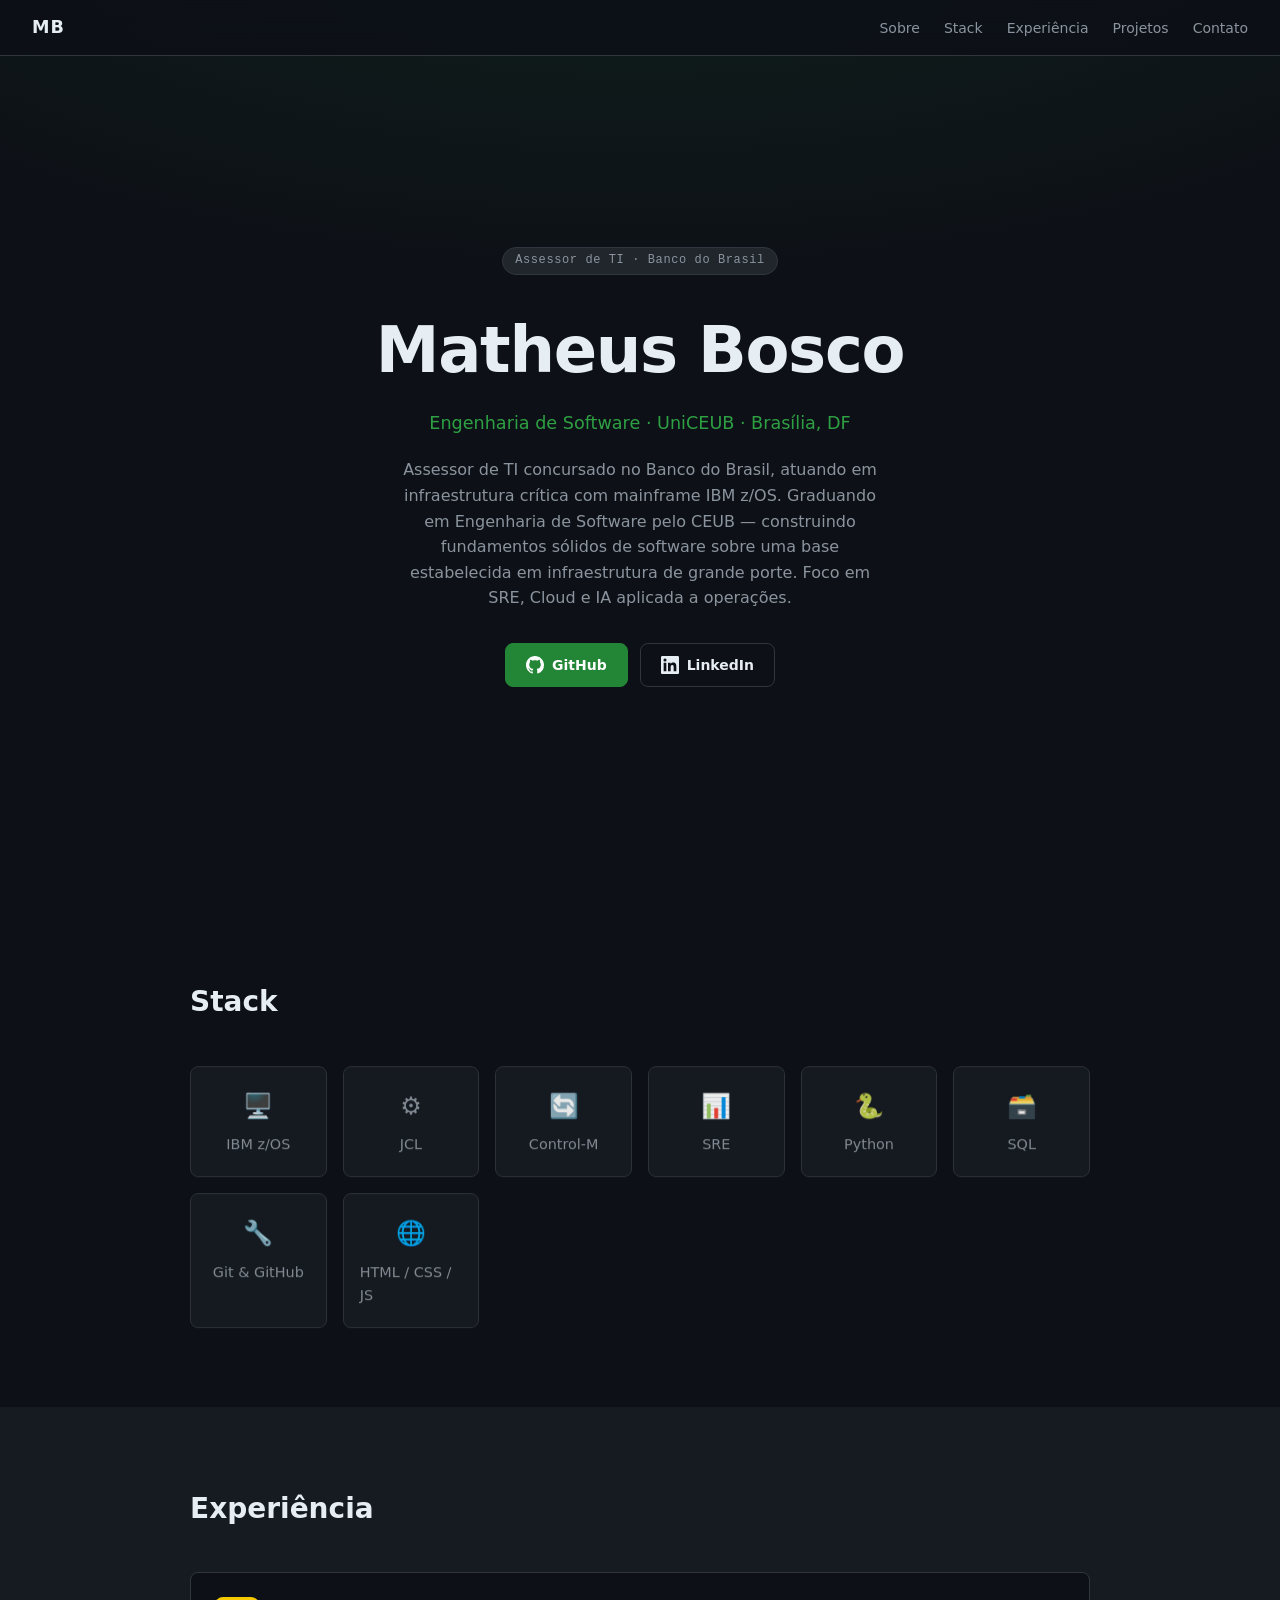
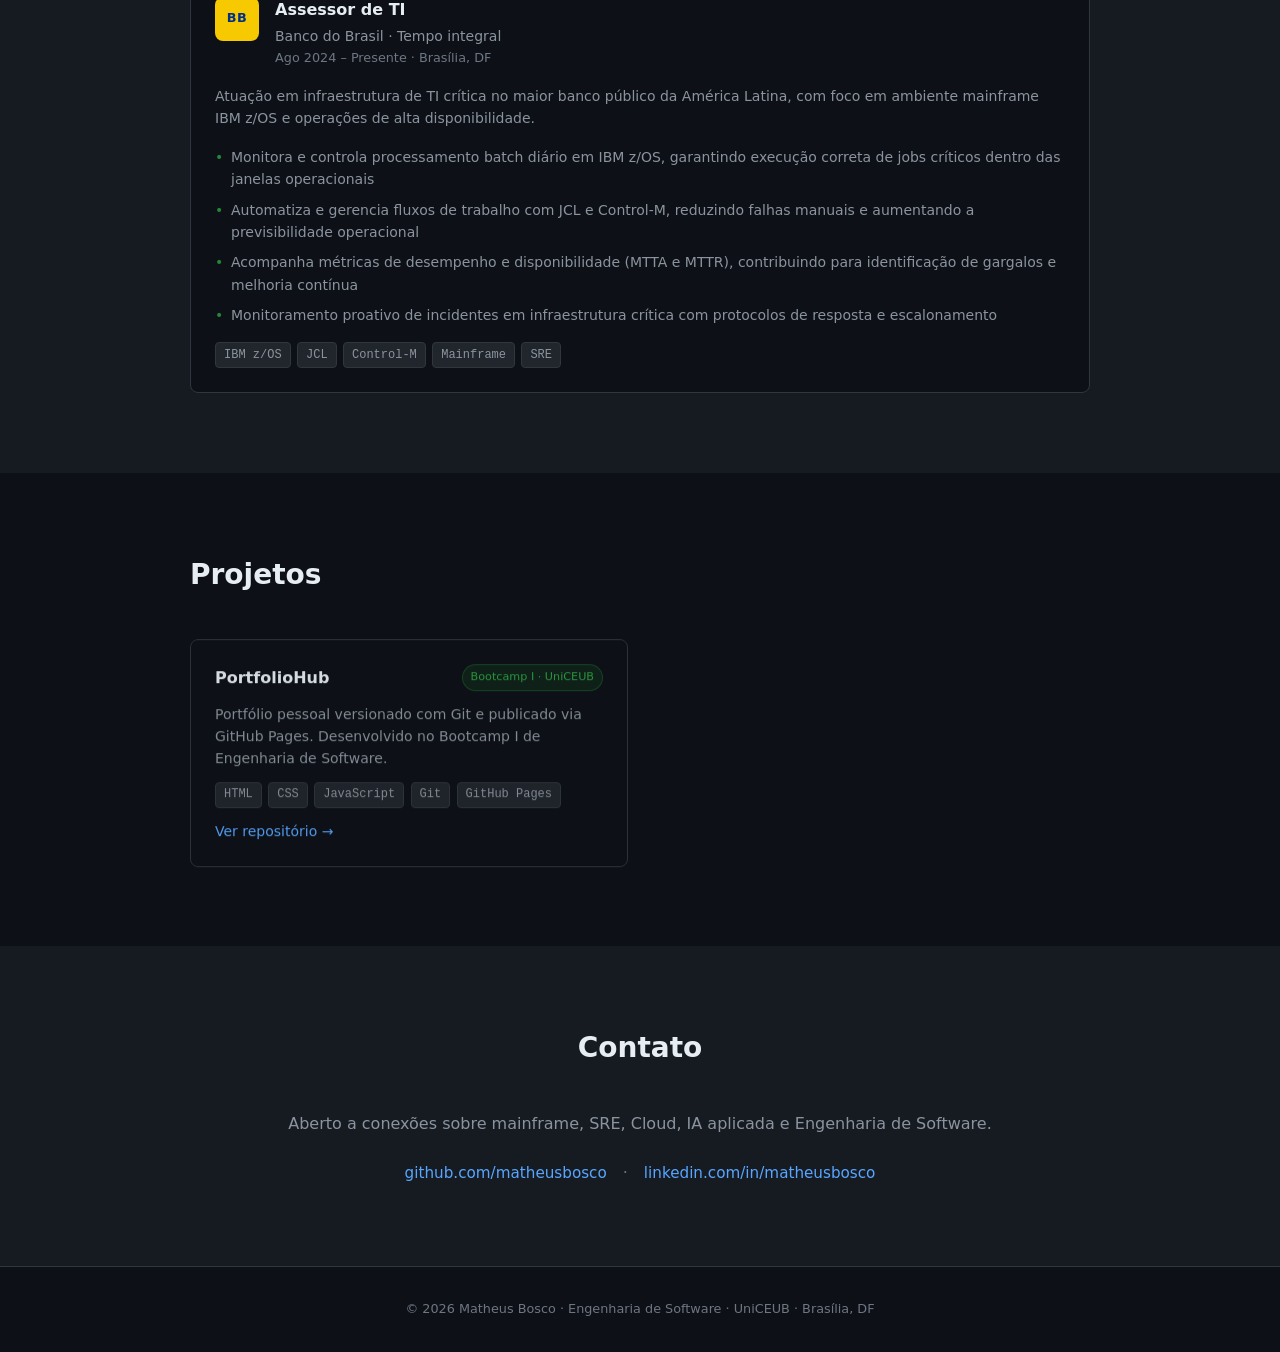
<file: index.html>
<!DOCTYPE html>
<html lang="pt-BR">
<head>
  <meta charset="UTF-8" />
  <meta http-equiv="refresh" content="0; url=academico/portfoliohub/" />
  <title>Matheus Bosco — Portfólio</title>
</head>
<body>
  <p>Redirecionando para o portfólio… <a href="academico/portfoliohub/">clique aqui</a>.</p>
</body>
</html>
</file>
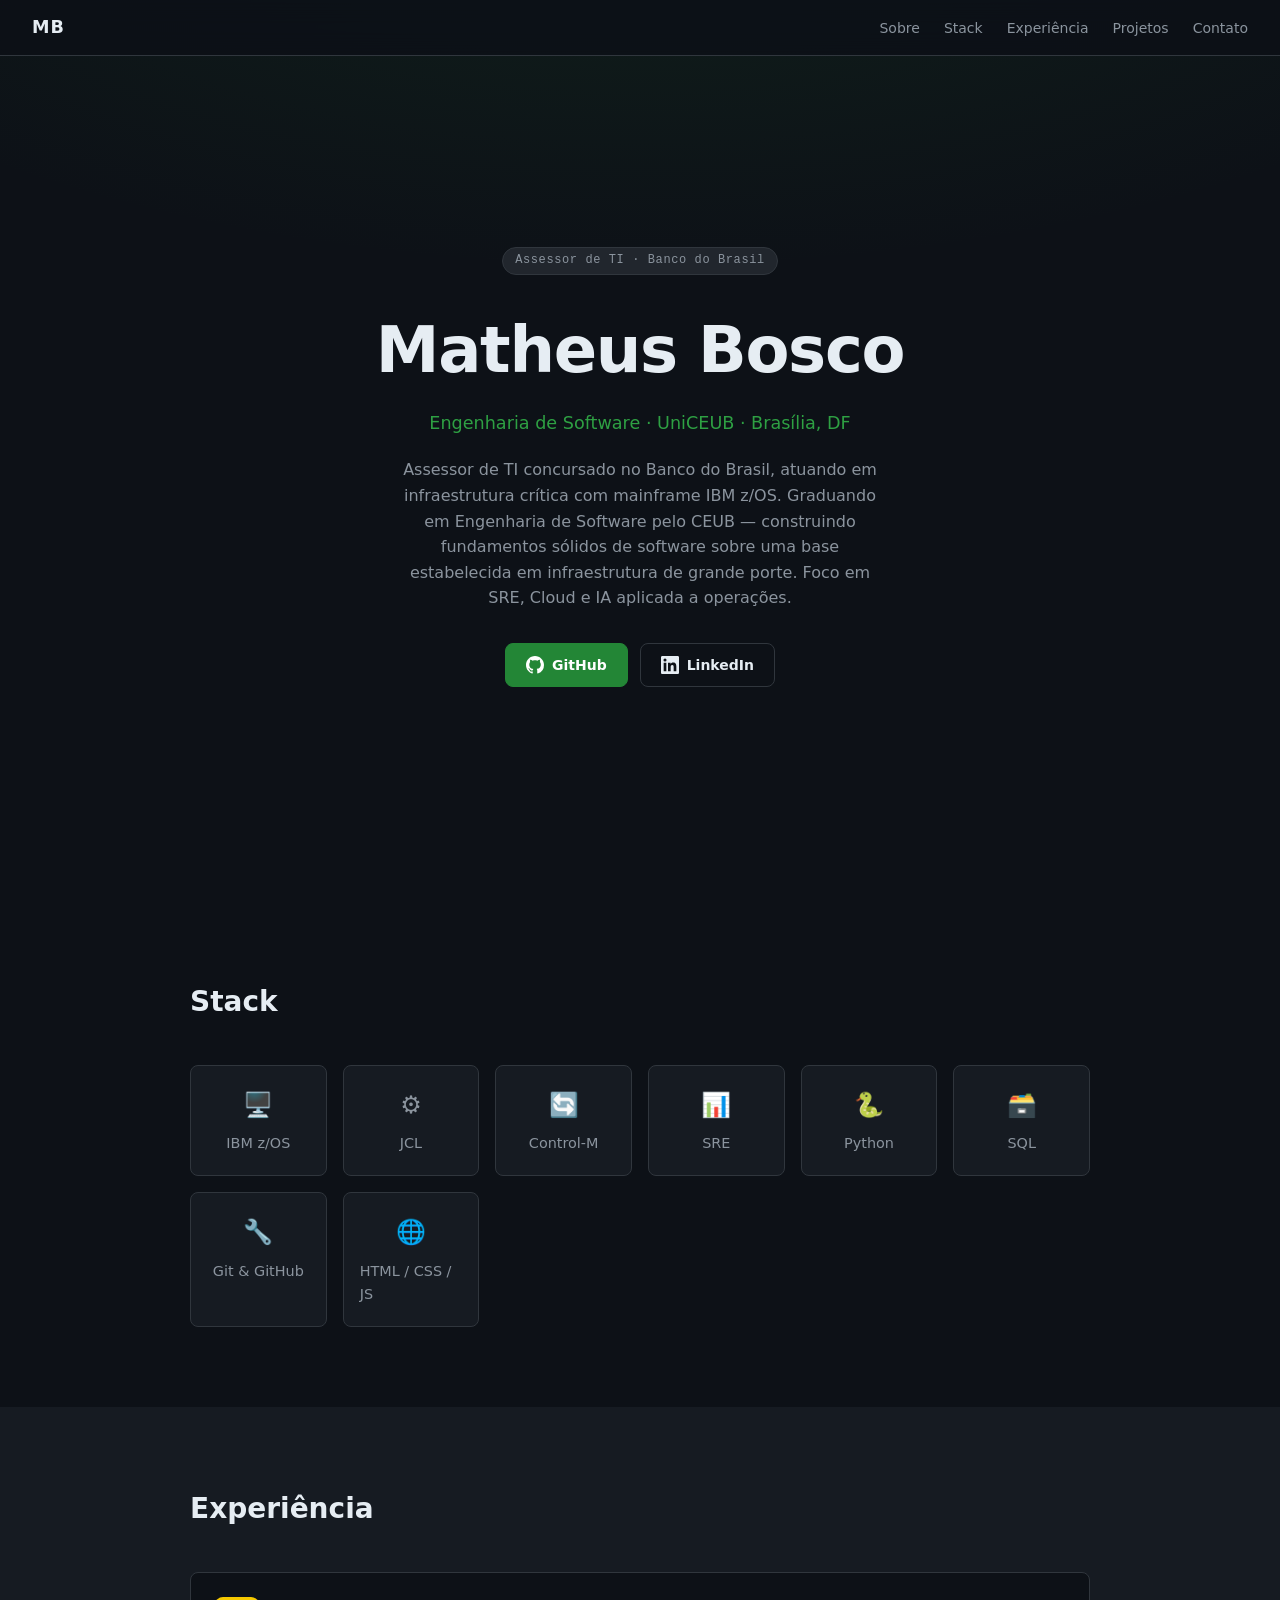
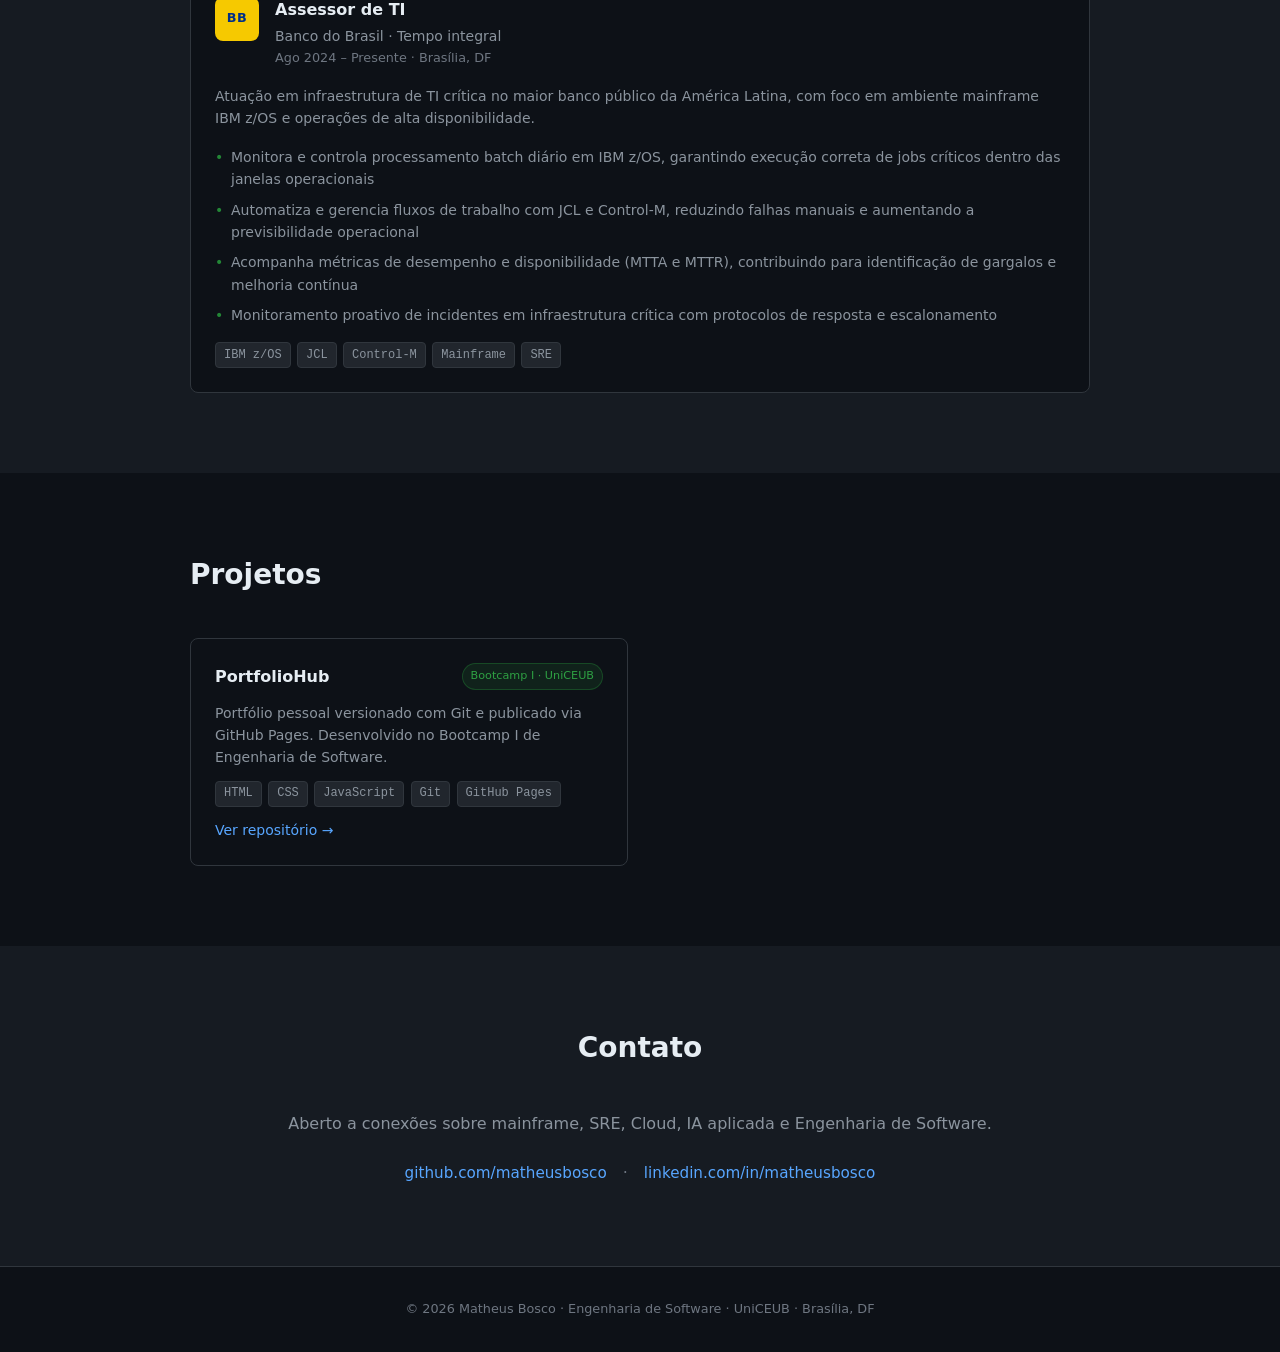
<file: academico/portfoliohub/index.html>
<!DOCTYPE html>
<html lang="pt-BR">
<head>
  <meta charset="UTF-8" />
  <meta name="viewport" content="width=device-width, initial-scale=1.0" />
  <title>Matheus Bosco — Portfólio</title>
  <link rel="stylesheet" href="style.css" />
</head>
<body>
  <header>
    <nav class="navbar">
      <span class="nav-logo">MB</span>
      <ul class="nav-links">
        <li><a href="#sobre">Sobre</a></li>
        <li><a href="#stack">Stack</a></li>
        <li><a href="#experiencia">Experiência</a></li>
        <li><a href="#projetos">Projetos</a></li>
        <li><a href="#contato">Contato</a></li>
      </ul>
    </nav>
  </header>

  <main>
    <section class="hero" id="sobre">
      <div class="hero-content">
        <div class="hero-badge">Assessor de TI · Banco do Brasil</div>
        <h1>Matheus Bosco</h1>
        <p class="hero-subtitle">Engenharia de Software · UniCEUB · Brasília, DF</p>
        <p class="hero-description">
          Assessor de TI concursado no Banco do Brasil, atuando em infraestrutura crítica
          com mainframe IBM z/OS. Graduando em Engenharia de Software pelo CEUB — construindo
          fundamentos sólidos de software sobre uma base estabelecida em infraestrutura de grande porte.
          Foco em SRE, Cloud e IA aplicada a operações.
        </p>
        <div class="hero-actions">
          <a href="https://github.com/matheusbosco" target="_blank" rel="noopener" class="btn btn-primary">
            <svg xmlns="http://www.w3.org/2000/svg" width="18" height="18" viewBox="0 0 24 24" fill="currentColor"><path d="M12 0C5.37 0 0 5.37 0 12c0 5.31 3.435 9.795 8.205 11.385.6.105.825-.255.825-.57 0-.285-.015-1.23-.015-2.235-3.015.555-3.795-.735-4.035-1.41-.135-.345-.72-1.41-1.23-1.695-.42-.225-1.02-.78-.015-.795.945-.015 1.62.87 1.845 1.23 1.08 1.815 2.805 1.305 3.495.99.105-.78.42-1.305.765-1.605-2.67-.3-5.46-1.335-5.46-5.925 0-1.305.465-2.385 1.23-3.225-.12-.3-.54-1.53.12-3.18 0 0 1.005-.315 3.3 1.23.96-.27 1.98-.405 3-.405s2.04.135 3 .405c2.295-1.56 3.3-1.23 3.3-1.23.66 1.65.24 2.88.12 3.18.765.84 1.23 1.905 1.23 3.225 0 4.605-2.805 5.625-5.475 5.925.435.375.81 1.095.81 2.22 0 1.605-.015 2.895-.015 3.3 0 .315.225.69.825.57A12.02 12.02 0 0 0 24 12c0-6.63-5.37-12-12-12z"/></svg>
            GitHub
          </a>
          <a href="https://linkedin.com/in/matheusbosco" target="_blank" rel="noopener" class="btn btn-secondary">
            <svg xmlns="http://www.w3.org/2000/svg" width="18" height="18" viewBox="0 0 24 24" fill="currentColor"><path d="M20.447 20.452h-3.554v-5.569c0-1.328-.027-3.037-1.852-3.037-1.853 0-2.136 1.445-2.136 2.939v5.667H9.351V9h3.414v1.561h.046c.477-.9 1.637-1.85 3.37-1.85 3.601 0 4.267 2.37 4.267 5.455v6.286zM5.337 7.433a2.062 2.062 0 0 1-2.063-2.065 2.064 2.064 0 1 1 2.063 2.065zm1.782 13.019H3.555V9h3.564v11.452zM22.225 0H1.771C.792 0 0 .774 0 1.729v20.542C0 23.227.792 24 1.771 24h20.451C23.2 24 24 23.227 24 22.271V1.729C24 .774 23.2 0 22.222 0h.003z"/></svg>
            LinkedIn
          </a>
        </div>
      </div>
    </section>

    <section class="section" id="stack">
      <div class="container">
        <h2 class="section-title">Stack</h2>
        <div class="stack-grid">
          <div class="stack-item">
            <span class="stack-icon">🖥️</span>
            <span>IBM z/OS</span>
          </div>
          <div class="stack-item">
            <span class="stack-icon">⚙️</span>
            <span>JCL</span>
          </div>
          <div class="stack-item">
            <span class="stack-icon">🔄</span>
            <span>Control-M</span>
          </div>
          <div class="stack-item">
            <span class="stack-icon">📊</span>
            <span>SRE</span>
          </div>
          <div class="stack-item">
            <span class="stack-icon">🐍</span>
            <span>Python</span>
          </div>
          <div class="stack-item">
            <span class="stack-icon">🗃️</span>
            <span>SQL</span>
          </div>
          <div class="stack-item">
            <span class="stack-icon">🔧</span>
            <span>Git & GitHub</span>
          </div>
          <div class="stack-item">
            <span class="stack-icon">🌐</span>
            <span>HTML / CSS / JS</span>
          </div>
        </div>
      </div>
    </section>

    <section class="section section-alt" id="experiencia">
      <div class="container">
        <h2 class="section-title">Experiência</h2>
        <div class="exp-card">
          <div class="exp-header">
            <div class="exp-logo">BB</div>
            <div class="exp-meta">
              <h3>Assessor de TI</h3>
              <p class="exp-company">Banco do Brasil · Tempo integral</p>
              <p class="exp-period">Ago 2024 – Presente · Brasília, DF</p>
            </div>
          </div>
          <p class="exp-desc">
            Atuação em infraestrutura de TI crítica no maior banco público da América Latina,
            com foco em ambiente mainframe IBM z/OS e operações de alta disponibilidade.
          </p>
          <ul class="exp-bullets">
            <li>Monitora e controla processamento batch diário em IBM z/OS, garantindo execução correta de jobs críticos dentro das janelas operacionais</li>
            <li>Automatiza e gerencia fluxos de trabalho com JCL e Control-M, reduzindo falhas manuais e aumentando a previsibilidade operacional</li>
            <li>Acompanha métricas de desempenho e disponibilidade (MTTA e MTTR), contribuindo para identificação de gargalos e melhoria contínua</li>
            <li>Monitoramento proativo de incidentes em infraestrutura crítica com protocolos de resposta e escalonamento</li>
          </ul>
          <div class="exp-tags">
            <span>IBM z/OS</span><span>JCL</span><span>Control-M</span><span>Mainframe</span><span>SRE</span>
          </div>
        </div>
      </div>
    </section>

    <section class="section" id="projetos">
      <div class="container">
        <h2 class="section-title">Projetos</h2>
        <div class="projects-grid">
          <div class="project-card">
            <div class="project-header">
              <h3>PortfolioHub</h3>
              <span class="project-tag">Bootcamp I · UniCEUB</span>
            </div>
            <p>Portfólio pessoal versionado com Git e publicado via GitHub Pages. Desenvolvido no Bootcamp I de Engenharia de Software.</p>
            <div class="project-stack">
              <span>HTML</span><span>CSS</span><span>JavaScript</span><span>Git</span><span>GitHub Pages</span>
            </div>
            <a href="https://github.com/matheusbosco/portfoliohub" target="_blank" rel="noopener" class="project-link">Ver repositório →</a>
          </div>
        </div>
      </div>
    </section>

    <section class="section section-alt" id="contato">
      <div class="container contato-container">
        <h2 class="section-title">Contato</h2>
        <p class="contato-desc">Aberto a conexões sobre mainframe, SRE, Cloud, IA aplicada e Engenharia de Software.</p>
        <div class="contato-links">
          <a href="https://github.com/matheusbosco" target="_blank" rel="noopener">github.com/matheusbosco</a>
          <span class="divider">·</span>
          <a href="https://linkedin.com/in/matheusbosco" target="_blank" rel="noopener">linkedin.com/in/matheusbosco</a>
        </div>
      </div>
    </section>
  </main>

  <footer>
    <p>© 2026 Matheus Bosco · Engenharia de Software · UniCEUB · Brasília, DF</p>
  </footer>

  <script src="script.js"></script>
</body>
</html>
</file>
<file: academico/portfoliohub/style.css>
*, *::before, *::after {
  box-sizing: border-box;
  margin: 0;
  padding: 0;
}

:root {
  --bg: #0d1117;
  --surface: #161b22;
  --surface-2: #21262d;
  --border: #30363d;
  --accent: #238636;
  --accent-hover: #2ea043;
  --text-primary: #e6edf3;
  --text-secondary: #8b949e;
  --text-muted: #6e7681;
  --link: #58a6ff;
  --radius: 8px;
  --font: 'Segoe UI', system-ui, -apple-system, sans-serif;
}

html {
  scroll-behavior: smooth;
}

body {
  font-family: var(--font);
  background: var(--bg);
  color: var(--text-primary);
  line-height: 1.6;
  min-height: 100vh;
}

/* ── Navbar ── */
.navbar {
  position: fixed;
  top: 0;
  left: 0;
  right: 0;
  z-index: 100;
  display: flex;
  align-items: center;
  justify-content: space-between;
  padding: 0 2rem;
  height: 56px;
  background: rgba(13, 17, 23, 0.92);
  backdrop-filter: blur(12px);
  border-bottom: 1px solid var(--border);
}

.nav-logo {
  font-size: 1.1rem;
  font-weight: 700;
  color: var(--text-primary);
  letter-spacing: 0.05em;
}

.nav-links {
  list-style: none;
  display: flex;
  gap: 1.5rem;
}

.nav-links a {
  color: var(--text-secondary);
  text-decoration: none;
  font-size: 0.875rem;
  transition: color 0.2s;
}

.nav-links a:hover {
  color: var(--text-primary);
}

/* ── Hero ── */
.hero {
  min-height: 100vh;
  display: flex;
  align-items: center;
  justify-content: center;
  text-align: center;
  padding: 5rem 2rem 3rem;
  background: radial-gradient(ellipse 80% 50% at 50% -20%, rgba(35, 134, 54, 0.15), transparent);
}

.hero-content {
  max-width: 640px;
}

.hero-badge {
  display: inline-block;
  padding: 0.2rem 0.75rem;
  background: var(--surface-2);
  border: 1px solid var(--border);
  border-radius: 20px;
  font-size: 0.75rem;
  color: var(--text-secondary);
  margin-bottom: 1.5rem;
  font-family: monospace;
  letter-spacing: 0.05em;
}

.hero h1 {
  font-size: clamp(2.5rem, 6vw, 4rem);
  font-weight: 700;
  letter-spacing: -0.02em;
  margin-bottom: 0.5rem;
}

.hero-subtitle {
  font-size: 1.1rem;
  color: var(--accent-hover);
  margin-bottom: 1.25rem;
  font-weight: 500;
}

.hero-description {
  font-size: 1rem;
  color: var(--text-secondary);
  max-width: 480px;
  margin: 0 auto 2rem;
}

.hero-actions {
  display: flex;
  gap: 0.75rem;
  justify-content: center;
  flex-wrap: wrap;
}

/* ── Buttons ── */
.btn {
  display: inline-flex;
  align-items: center;
  gap: 0.5rem;
  padding: 0.6rem 1.25rem;
  border-radius: var(--radius);
  font-size: 0.875rem;
  font-weight: 600;
  text-decoration: none;
  transition: all 0.2s;
  cursor: pointer;
}

.btn-primary {
  background: var(--accent);
  color: #fff;
  border: 1px solid var(--accent);
}

.btn-primary:hover {
  background: var(--accent-hover);
  border-color: var(--accent-hover);
}

.btn-secondary {
  background: transparent;
  color: var(--text-primary);
  border: 1px solid var(--border);
}

.btn-secondary:hover {
  background: var(--surface-2);
}

/* ── Sections ── */
.section {
  padding: 5rem 2rem;
}

.section-alt {
  background: var(--surface);
}

.container {
  max-width: 900px;
  margin: 0 auto;
}

.section-title {
  font-size: 1.75rem;
  font-weight: 700;
  margin-bottom: 2.5rem;
  color: var(--text-primary);
}

/* ── Stack ── */
.stack-grid {
  display: grid;
  grid-template-columns: repeat(auto-fill, minmax(130px, 1fr));
  gap: 1rem;
}

.stack-item {
  display: flex;
  flex-direction: column;
  align-items: center;
  gap: 0.5rem;
  padding: 1.25rem 1rem;
  background: var(--surface);
  border: 1px solid var(--border);
  border-radius: var(--radius);
  font-size: 0.9rem;
  font-weight: 500;
  color: var(--text-secondary);
  transition: border-color 0.2s, color 0.2s;
}

.stack-item:hover {
  border-color: var(--accent);
  color: var(--text-primary);
}

.stack-icon {
  font-size: 1.5rem;
}

/* ── Projects ── */
.projects-grid {
  display: grid;
  grid-template-columns: repeat(auto-fill, minmax(300px, 1fr));
  gap: 1.5rem;
}

.project-card {
  padding: 1.5rem;
  background: var(--bg);
  border: 1px solid var(--border);
  border-radius: var(--radius);
  display: flex;
  flex-direction: column;
  gap: 0.75rem;
  transition: border-color 0.2s, transform 0.2s;
}

.project-card:hover {
  border-color: var(--accent);
  transform: translateY(-2px);
}

.project-header {
  display: flex;
  align-items: center;
  justify-content: space-between;
  gap: 0.5rem;
}

.project-header h3 {
  font-size: 1rem;
  font-weight: 600;
}

.project-tag {
  font-size: 0.7rem;
  padding: 0.2rem 0.5rem;
  background: rgba(35, 134, 54, 0.15);
  border: 1px solid rgba(35, 134, 54, 0.4);
  border-radius: 20px;
  color: var(--accent-hover);
  white-space: nowrap;
}

.project-card p {
  font-size: 0.875rem;
  color: var(--text-secondary);
}

.project-stack {
  display: flex;
  flex-wrap: wrap;
  gap: 0.4rem;
}

.project-stack span {
  font-size: 0.75rem;
  padding: 0.15rem 0.5rem;
  background: var(--surface-2);
  border: 1px solid var(--border);
  border-radius: 4px;
  color: var(--text-secondary);
  font-family: monospace;
}

.project-link {
  color: var(--link);
  text-decoration: none;
  font-size: 0.875rem;
  font-weight: 500;
  margin-top: auto;
  transition: opacity 0.2s;
}

.project-link:hover {
  opacity: 0.8;
}

/* ── Contato ── */
.contato-container {
  text-align: center;
}

.contato-desc {
  color: var(--text-secondary);
  margin-bottom: 1.5rem;
}

.contato-links {
  display: flex;
  align-items: center;
  justify-content: center;
  gap: 1rem;
  flex-wrap: wrap;
}

.contato-links a {
  color: var(--link);
  text-decoration: none;
  font-size: 0.95rem;
  transition: opacity 0.2s;
}

.contato-links a:hover {
  opacity: 0.8;
}

.divider {
  color: var(--text-muted);
}

/* ── Experience ── */
.exp-card {
  padding: 1.5rem;
  background: var(--bg);
  border: 1px solid var(--border);
  border-radius: var(--radius);
  display: flex;
  flex-direction: column;
  gap: 1rem;
  transition: border-color 0.2s;
}

.exp-card:hover {
  border-color: var(--accent);
}

.exp-header {
  display: flex;
  align-items: flex-start;
  gap: 1rem;
}

.exp-logo {
  width: 44px;
  height: 44px;
  min-width: 44px;
  background: #f6c900;
  color: #003087;
  font-size: 0.8rem;
  font-weight: 800;
  border-radius: 8px;
  display: flex;
  align-items: center;
  justify-content: center;
  letter-spacing: 0.03em;
}

.exp-meta h3 {
  font-size: 1rem;
  font-weight: 600;
  margin-bottom: 0.15rem;
}

.exp-company {
  font-size: 0.875rem;
  color: var(--text-secondary);
}

.exp-period {
  font-size: 0.8rem;
  color: var(--text-muted);
  margin-top: 0.1rem;
}

.exp-desc {
  font-size: 0.875rem;
  color: var(--text-secondary);
}

.exp-bullets {
  list-style: none;
  display: flex;
  flex-direction: column;
  gap: 0.5rem;
}

.exp-bullets li {
  font-size: 0.875rem;
  color: var(--text-secondary);
  padding-left: 1rem;
  position: relative;
}

.exp-bullets li::before {
  content: "•";
  position: absolute;
  left: 0;
  color: var(--accent);
}

.exp-tags {
  display: flex;
  flex-wrap: wrap;
  gap: 0.4rem;
}

.exp-tags span {
  font-size: 0.75rem;
  padding: 0.15rem 0.5rem;
  background: var(--surface-2);
  border: 1px solid var(--border);
  border-radius: 4px;
  color: var(--text-secondary);
  font-family: monospace;
}

/* ── Footer ── */
footer {
  text-align: center;
  padding: 2rem;
  border-top: 1px solid var(--border);
  color: var(--text-muted);
  font-size: 0.8rem;
}

/* ── Responsive ── */
@media (max-width: 600px) {
  .nav-links {
    display: none;
  }

  .stack-grid {
    grid-template-columns: repeat(auto-fill, minmax(100px, 1fr));
  }
}
</file>
